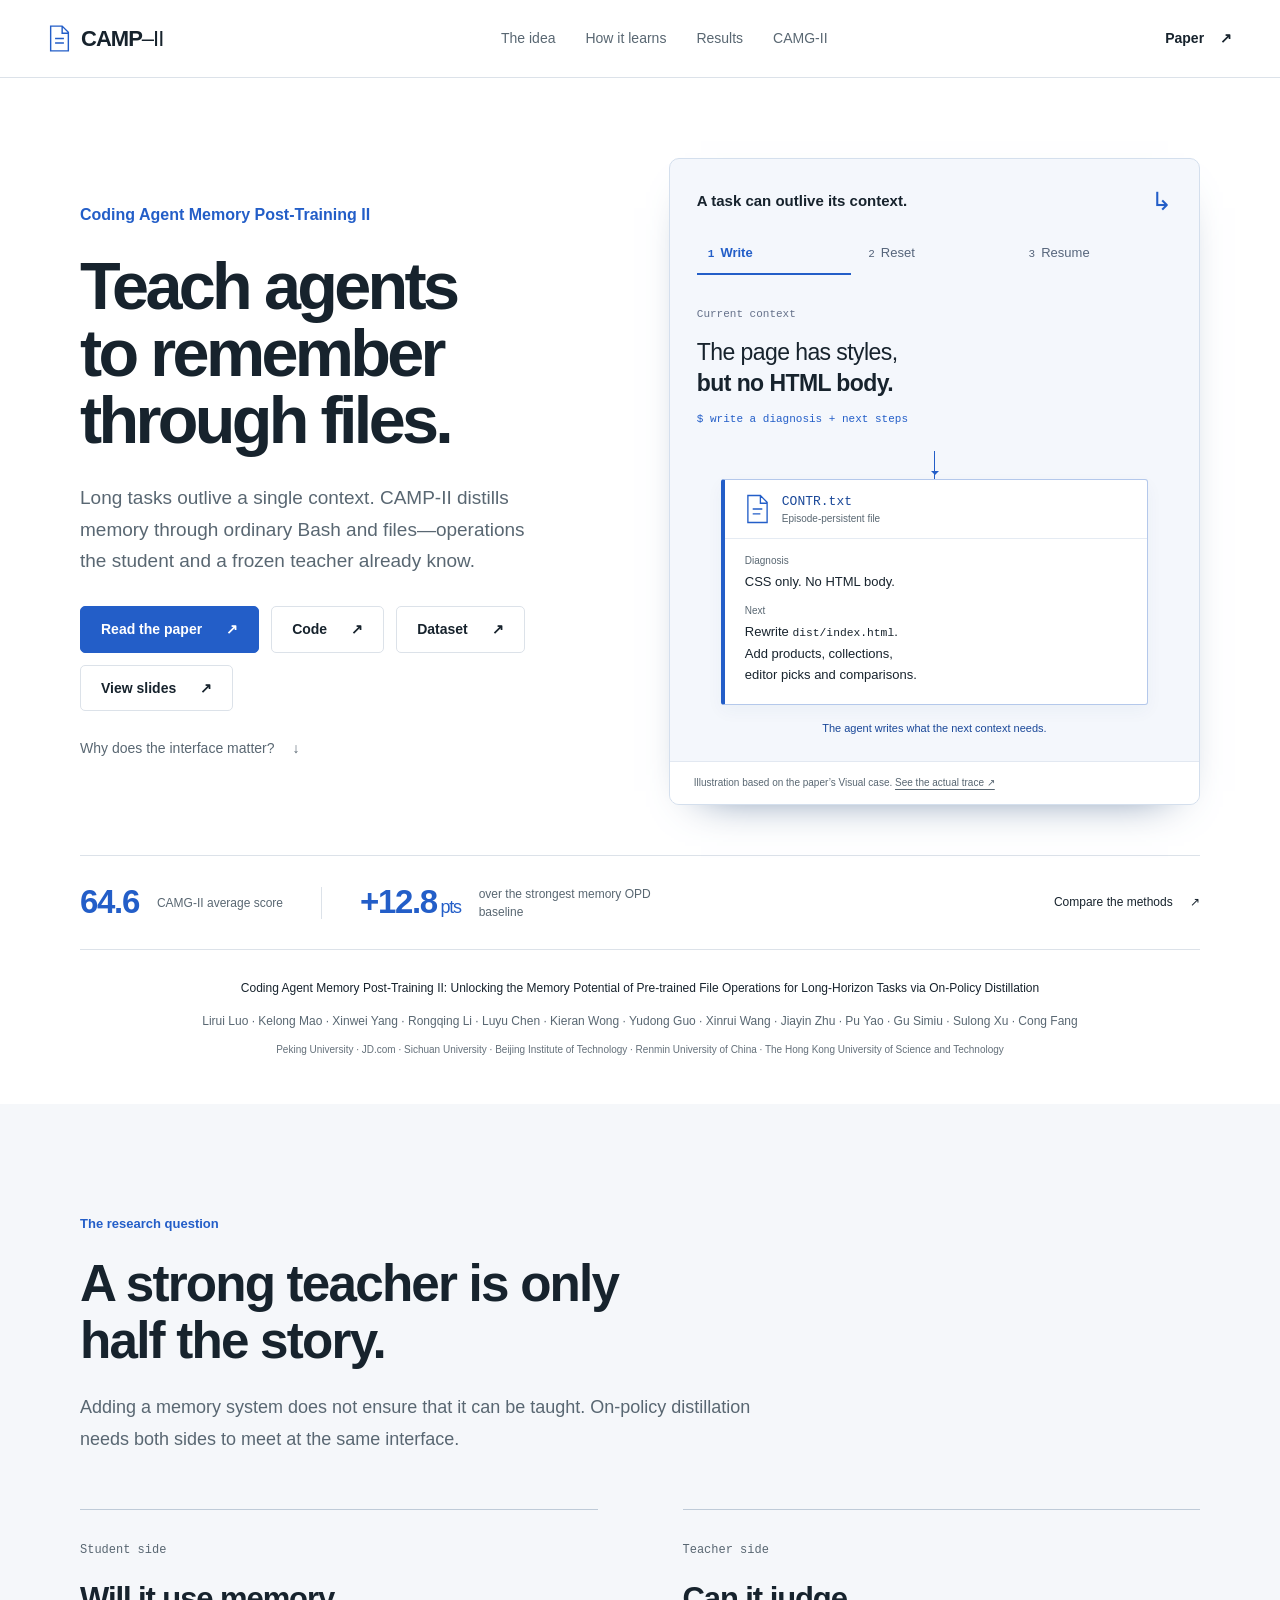
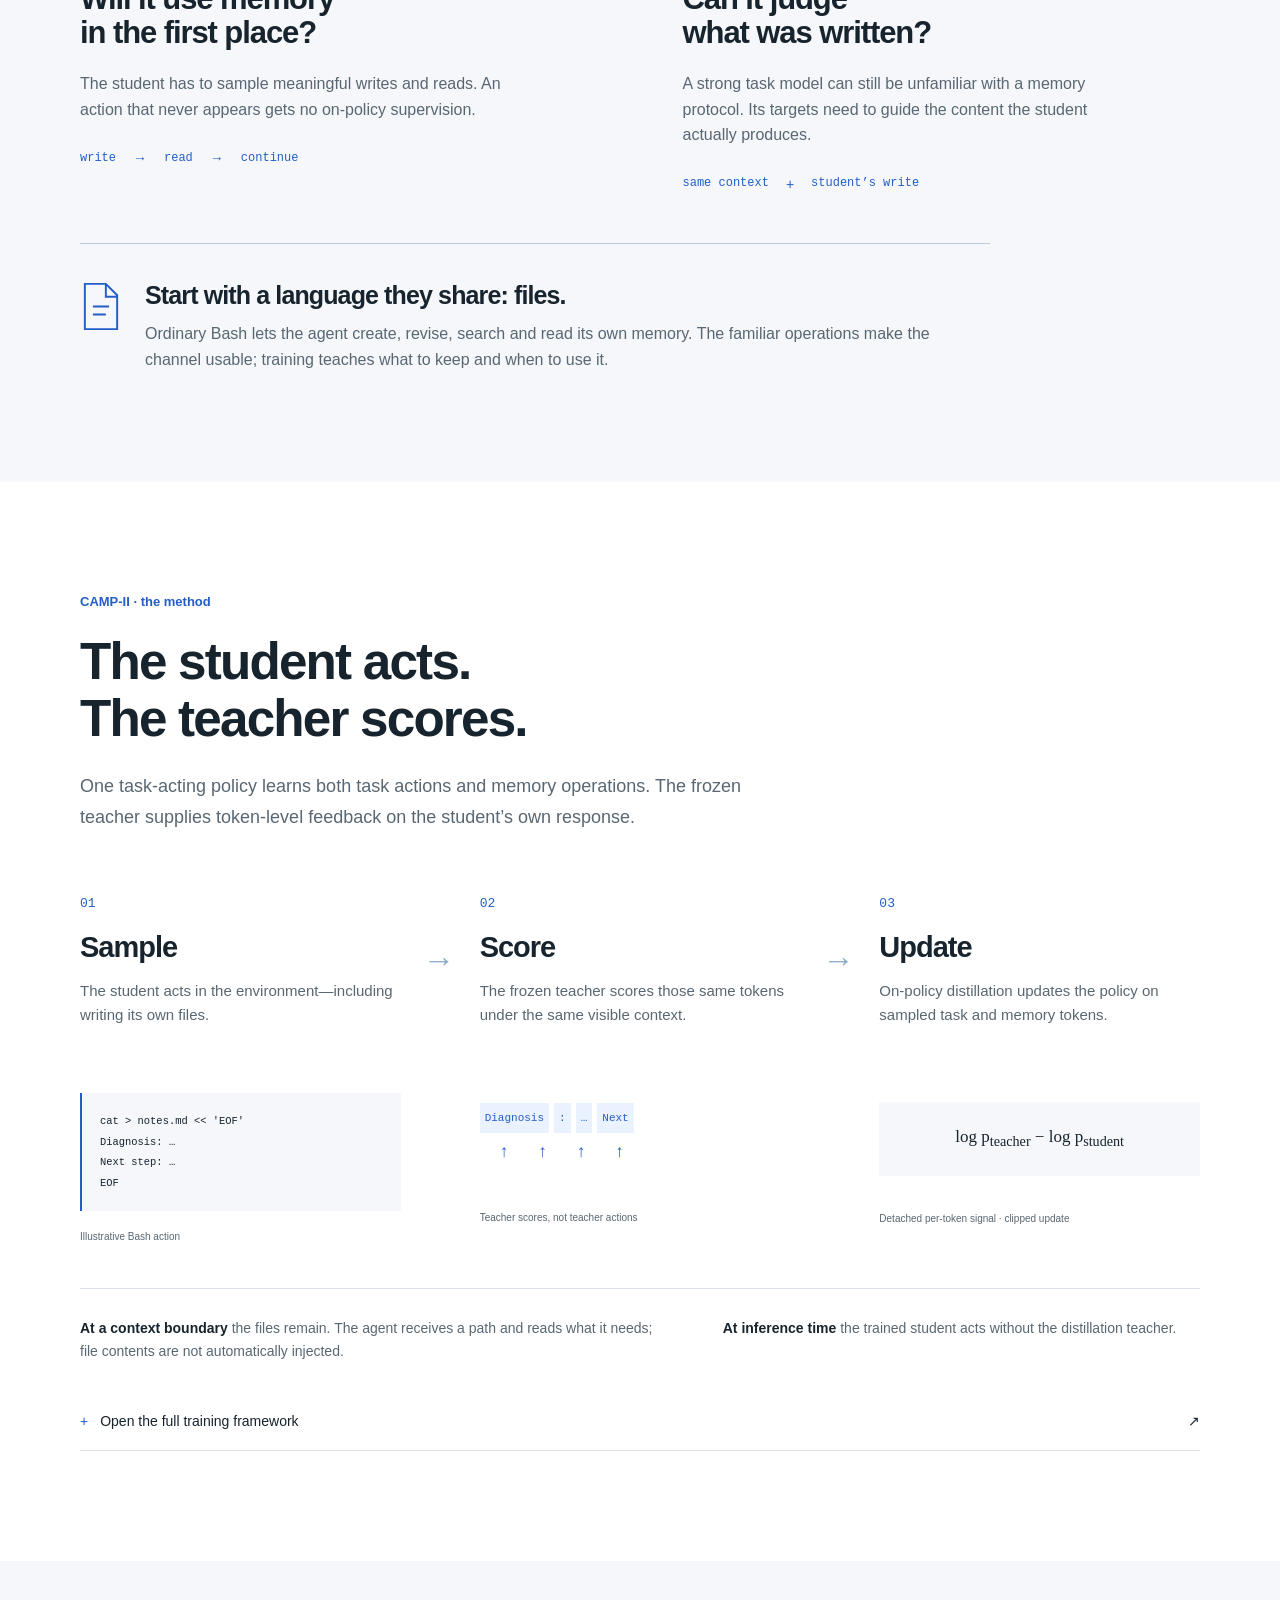
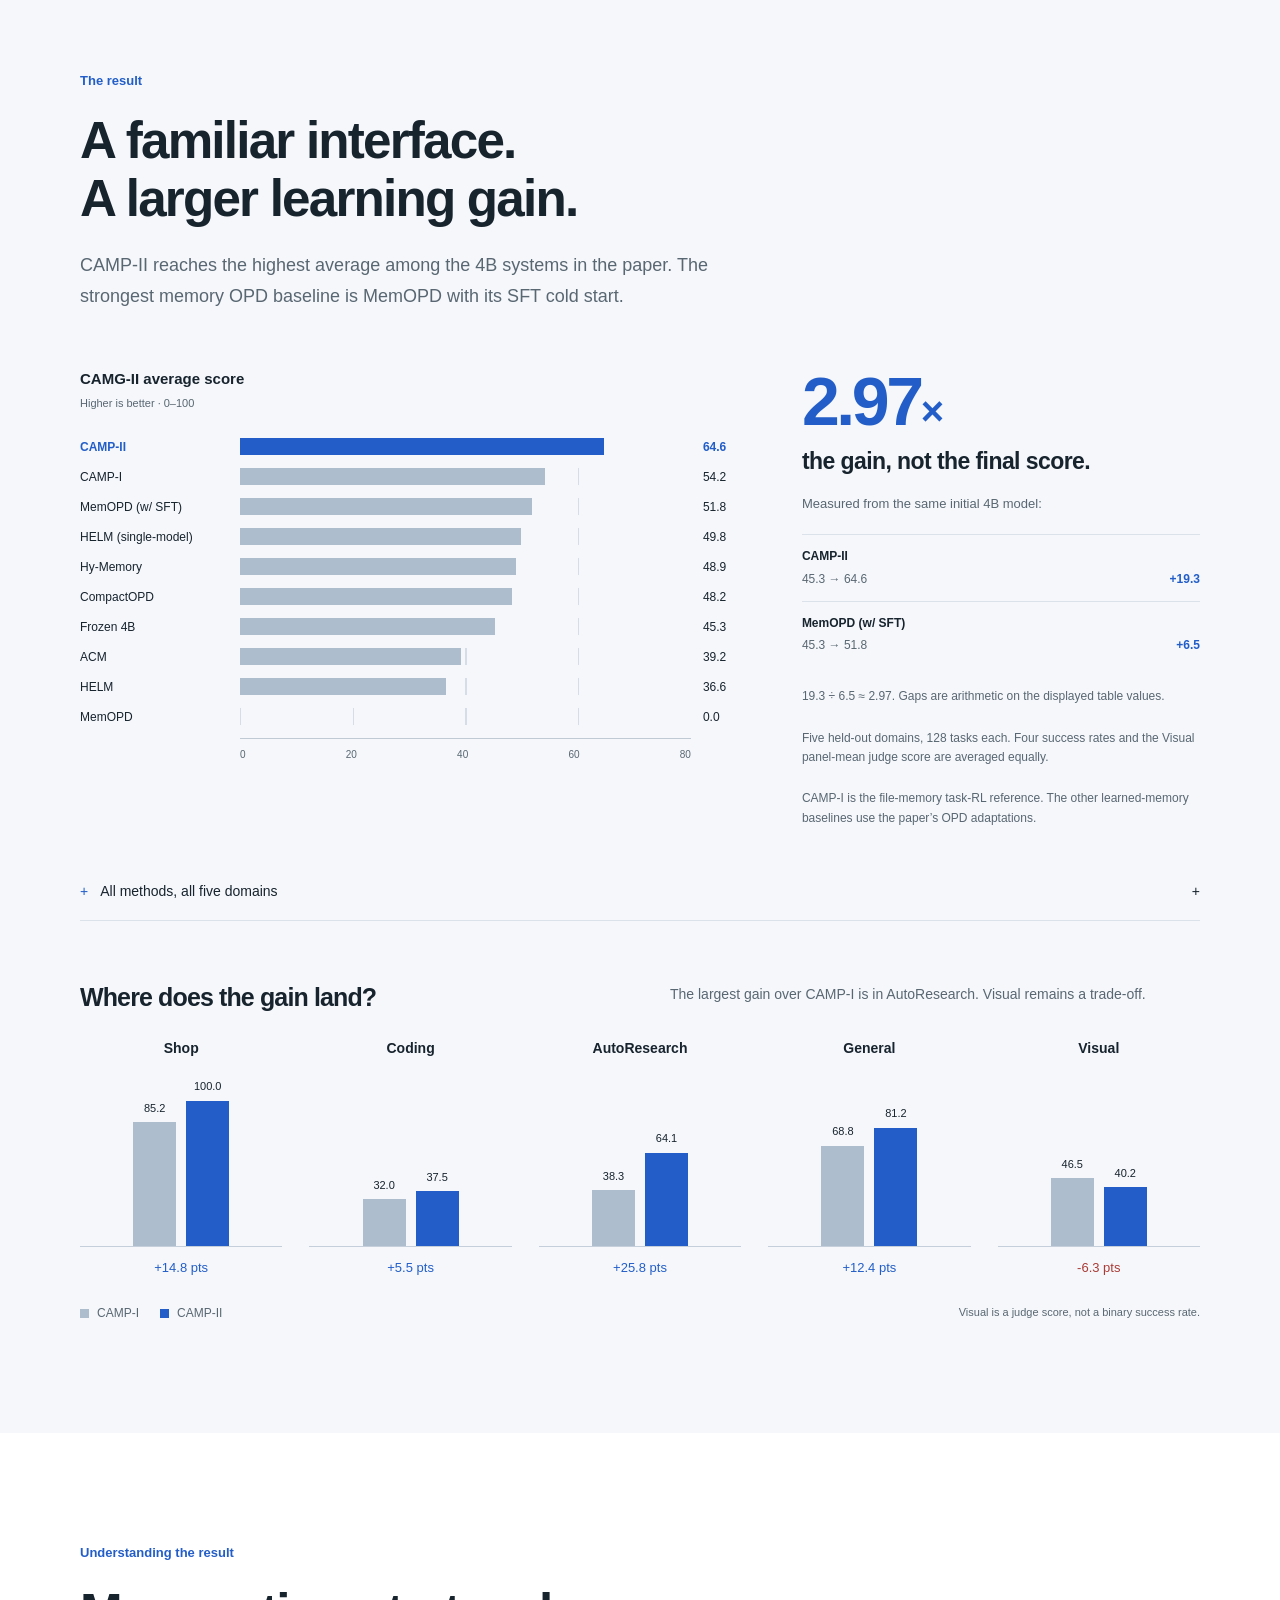
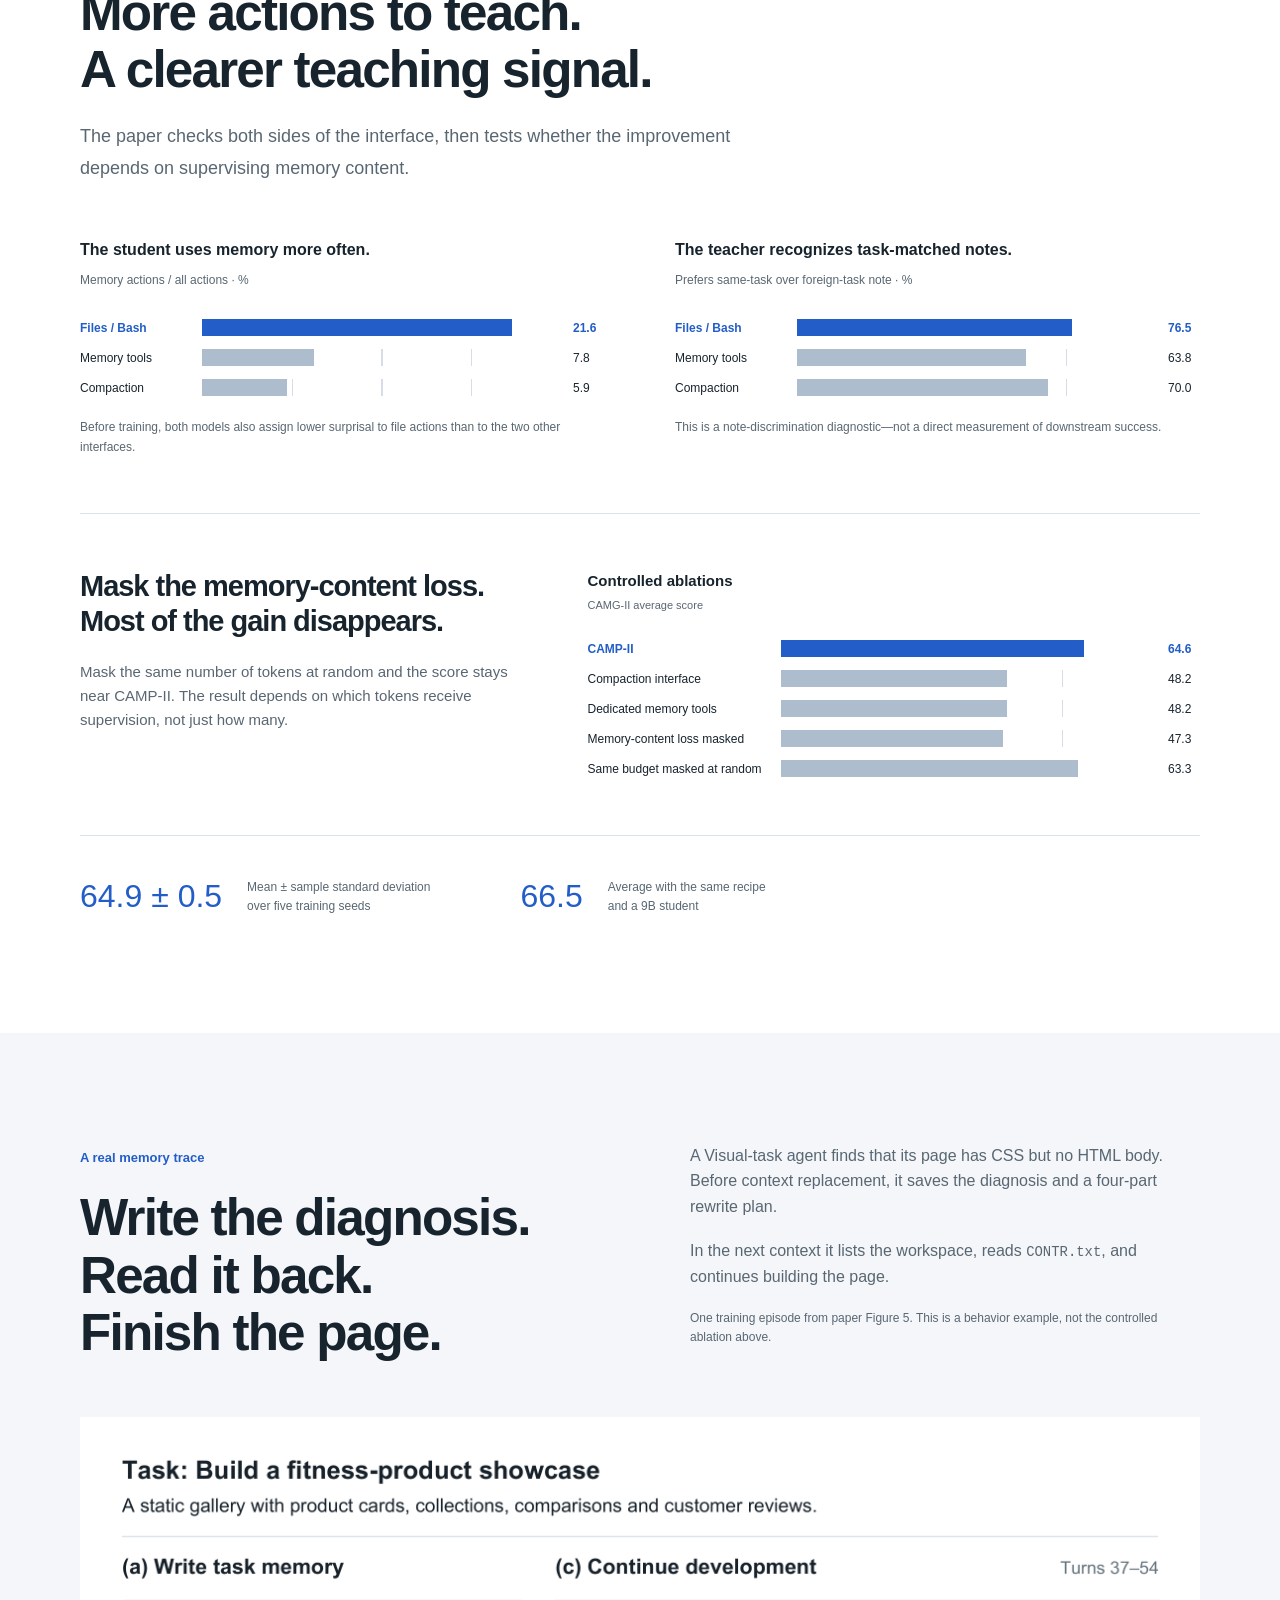
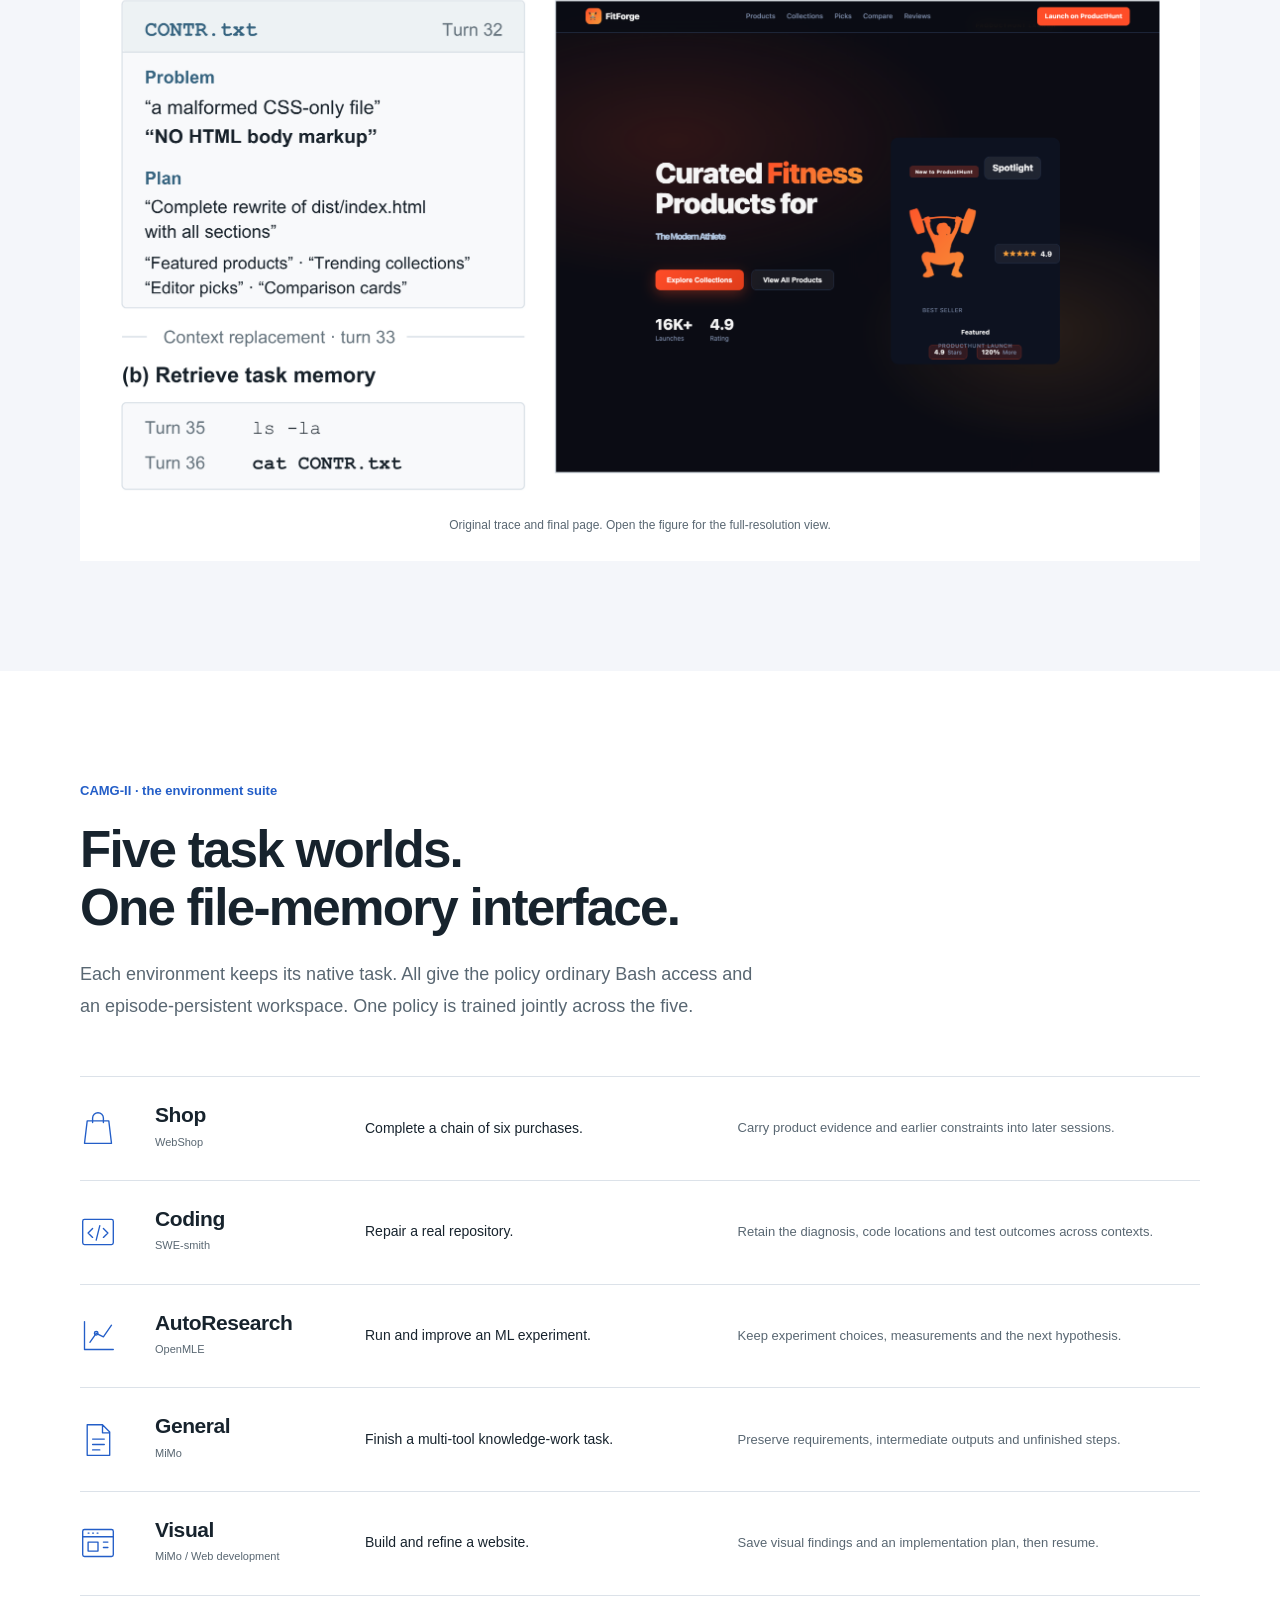
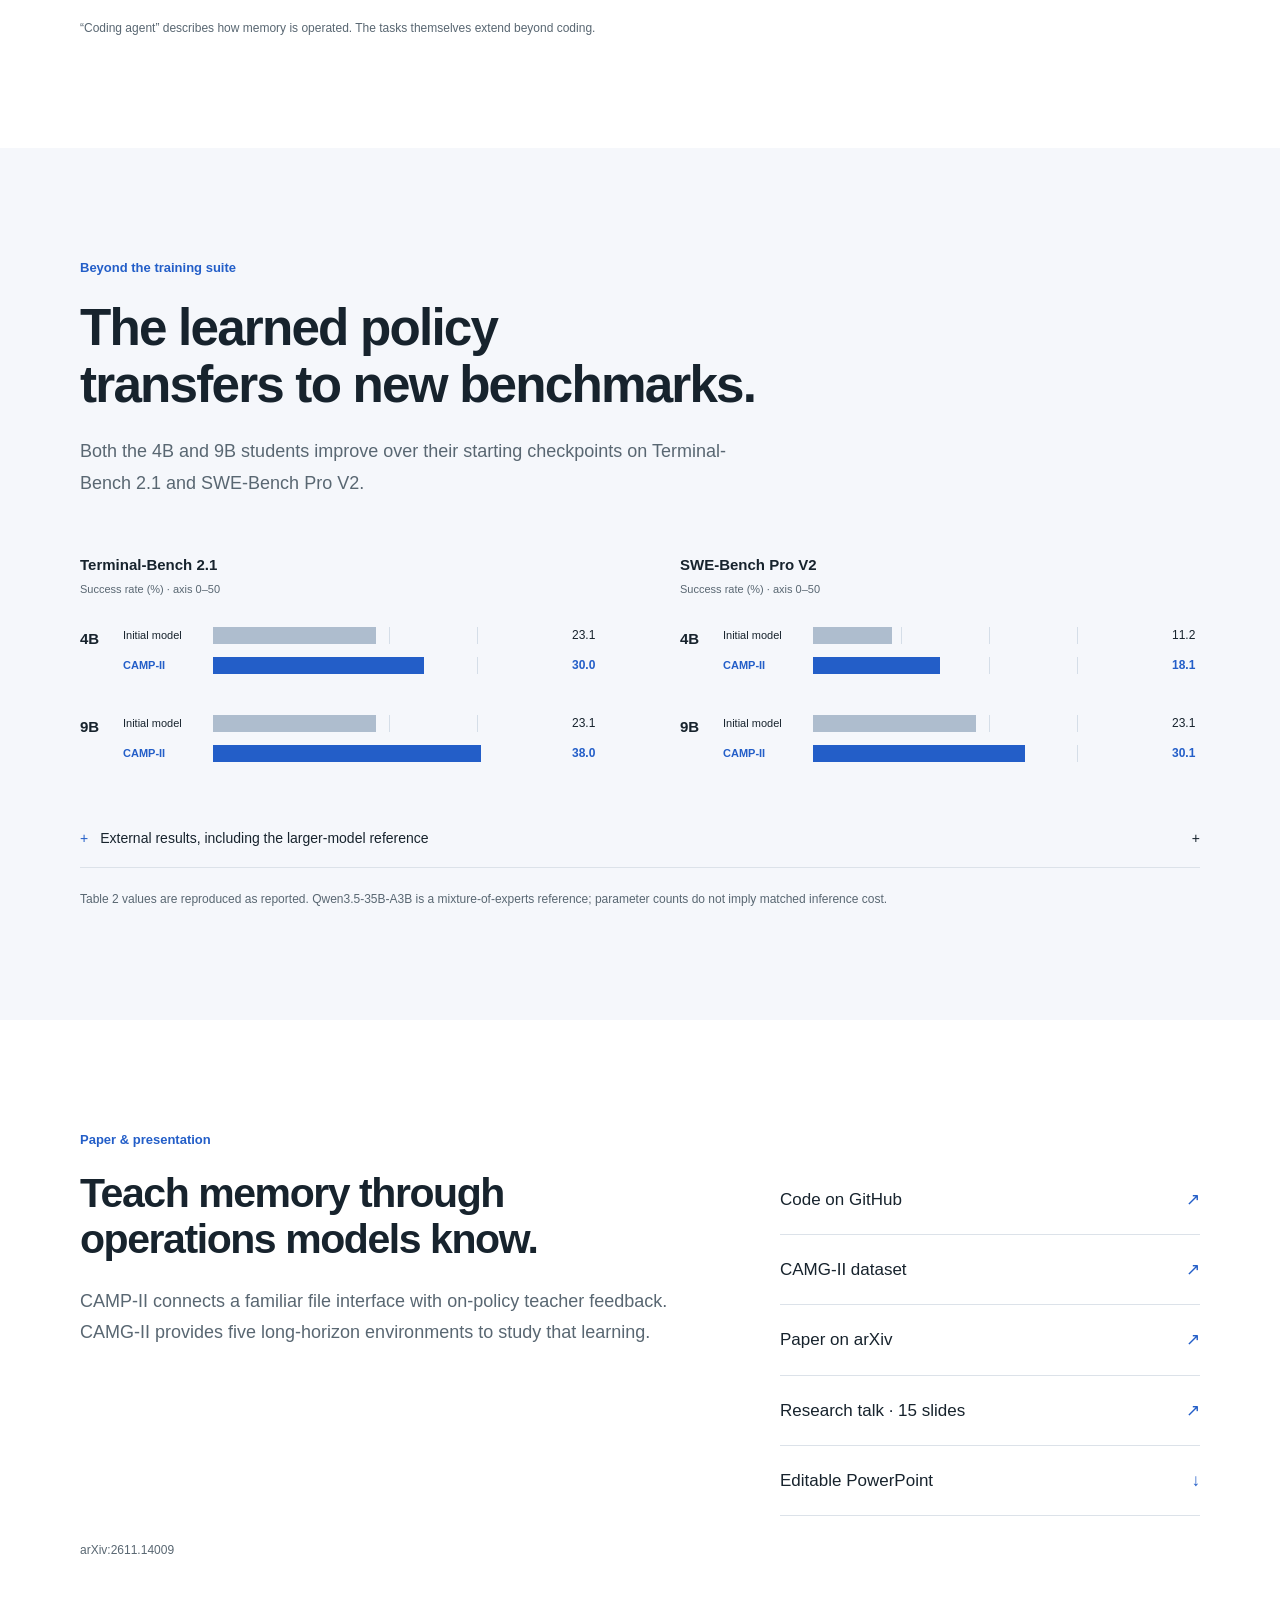
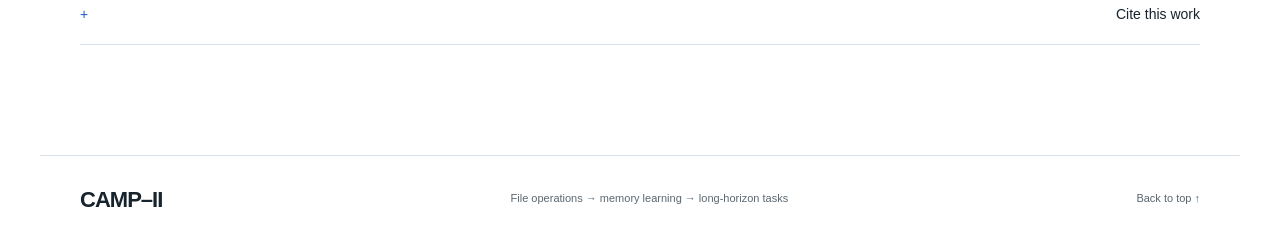
<file: index.html>
<!doctype html>
<html lang="en">
<head>
  <meta charset="utf-8"><meta name="viewport" content="width=device-width, initial-scale=1">
  <meta name="theme-color" content="#ffffff">
  <meta name="description" content="CAMP-II teaches long-horizon agents to remember through ordinary files. A shared file-operation prior connects student exploration with frozen-teacher supervision.">
  <meta property="og:title" content="CAMP-II — Teaching agents to remember through files">
  <meta property="og:description" content="A familiar memory interface. Better on-policy distillation. Five long-horizon task environments.">
  <meta property="og:type" content="website"><meta property="og:image" content="https://liruiluo.github.io/agentmemorygym-v2/assets/teaser.png">
  <link rel="canonical" href="https://liruiluo.github.io/agentmemorygym-v2/"><link rel="icon" href="assets/mark.svg" type="image/svg+xml">
  <title>CAMP-II — Coding Agent Memory Post-Training II</title>
  <link rel="stylesheet" href="styles.css"><script src="script.js" defer></script>
</head>
<body>
<a class="skip" href="#main">Skip to content</a>
<header class="masthead"><div class="nav-wrap">
  <a class="brand" href="#top" aria-label="CAMP-II home"><svg viewBox="0 0 26 30" aria-hidden="true"><path d="M3 1h13l7 7v21H3zM16 1v8h7M8 15h10M8 20h10"/></svg>CAMP<span>–II</span></a>
  <nav aria-label="Main navigation"><a href="#idea">The idea</a><a href="#method">How it learns</a><a href="#evidence">Results</a><a href="#gym">CAMG-II</a></nav>
  <a class="nav-paper" href="https://arxiv.org/abs/2611.14009">Paper <span aria-hidden="true">↗</span></a>
</div></header>
<main id="main">
<section class="hero wrap" id="top" aria-labelledby="hero-title">
  <div class="hero-grid">
    <div class="hero-copy"><p class="project-name">Coding Agent Memory Post-Training II</p>
      <h1 id="hero-title">Teach agents<br>to remember<br>through files.</h1>
      <p class="lede">Long tasks outlive a single context. CAMP-II distills memory through ordinary Bash and files—operations the student and a frozen teacher already know.</p>
      <div class="actions"><a class="button primary" href="https://arxiv.org/abs/2611.14009">Read the paper <span aria-hidden="true">↗</span></a><a class="button secondary" href="https://github.com/jd-opensource/CodingAgentMemoryGym" target="_blank" rel="noopener noreferrer">Code <span aria-hidden="true">↗</span></a><a class="button secondary" href="https://huggingface.co/datasets/LiruiLuo/CAMG-II" target="_blank" rel="noopener noreferrer">Dataset <span aria-hidden="true">↗</span></a><a class="button secondary" href="assets/slides/campii-slides.pdf">View slides <span aria-hidden="true">↗</span></a></div>
      <a class="text-link" href="#idea">Why does the interface matter? <span aria-hidden="true">↓</span></a>
    </div>
    <div class="memory-scene" aria-label="Illustration of file memory surviving a context replacement">
      <div class="scene-top"><span class="scene-caption">A task can outlive its context.</span><span class="scene-mark" aria-hidden="true">↳</span></div>
      <div class="story-tabs" data-tabs="story" aria-label="Follow the memory across a context boundary">
        <button id="story-tab-1" aria-controls="story-panel-1"><span>1</span>Write</button>
        <button id="story-tab-2" aria-controls="story-panel-2"><span>2</span>Reset</button>
        <button id="story-tab-3" aria-controls="story-panel-3"><span>3</span>Resume</button>
      </div>
      <div class="story-contexts">
        <section class="story-panel" id="story-panel-1" aria-labelledby="story-tab-1" tabindex="0"><span class="context-label">Current context</span><p>The page has styles,<br><strong>but no HTML body.</strong></p><div class="code-line">$ write a diagnosis + next steps</div></section>
        <section class="story-panel" id="story-panel-2" aria-labelledby="story-tab-2" tabindex="0"><span class="context-label">Context replaced</span><p>The conversation is gone.<br><strong>The workspace remains.</strong></p><div class="faded-lines" aria-hidden="true"><i></i><i></i><i></i></div></section>
        <section class="story-panel" id="story-panel-3" aria-labelledby="story-tab-3" tabindex="0"><span class="context-label">Fresh context</span><p>Read the saved plan.<br><strong>Continue the rewrite.</strong></p><div class="code-line">$ cat CONTR.txt</div></section>
      </div>
      <div class="file-bridge"><span class="bridge-stem" aria-hidden="true"></span><div class="memory-file"><div class="file-top"><svg viewBox="0 0 26 30" aria-hidden="true"><path d="M3 1h13l7 7v21H3zM16 1v8h7M8 15h10M8 20h8"/></svg><span>CONTR.txt<small>Episode-persistent file</small></span></div><div class="file-body"><p><span>Diagnosis</span>CSS only. No HTML body.</p><p><span>Next</span>Rewrite <code>dist/index.html</code>.<br>Add products, collections,<br>editor picks and comparisons.</p></div></div><span class="bridge-caption">The agent writes what the next context needs.</span></div>
      <p class="scene-footnote">Illustration based on the paper’s Visual case. <a href="#case">See the actual trace ↗</a></p>
    </div>
  </div>
  <div class="hero-result"><p><strong>64.6</strong><span>CAMG-II average score</span></p><div class="result-divider"></div><p><strong>+12.8<span> pts</span></strong><span>over the strongest memory OPD baseline</span></p><a href="#evidence">Compare the methods <span aria-hidden="true">↗</span></a></div>
  <div class="paper-identity"><p>Coding Agent Memory Post-Training II: Unlocking the Memory Potential of Pre-trained File Operations for Long-Horizon Tasks via On-Policy Distillation</p><div class="authors">Lirui Luo · Kelong Mao · Xinwei Yang · Rongqing Li · Luyu Chen · Kieran Wong · Yudong Guo · Xinrui Wang · Jiayin Zhu · Pu Yao · Gu Simiu · Sulong Xu · Cong Fang</div><p class="affiliations">Peking University · JD.com · Sichuan University · Beijing Institute of Technology · Renmin University of China · The Hong Kong University of Science and Technology</p></div>
</section>
<section class="section idea" id="idea"><div class="wrap">
  <div class="section-head"><p class="section-label">The research question</p><h2>A strong teacher is only<br>half the story.</h2><p class="section-intro">Adding a memory system does not ensure that it can be taught. On-policy distillation needs both sides to meet at the same interface.</p></div>
  <div class="two-sided">
    <article><span class="side-label">Student side</span><h3>Will it use memory<br>in the first place?</h3><p>The student has to sample meaningful writes and reads. An action that never appears gets no on-policy supervision.</p><div class="sample-strip"><code>write</code><span>→</span><code>read</code><span>→</span><code>continue</code></div></article>
    <article><span class="side-label">Teacher side</span><h3>Can it judge<br>what was written?</h3><p>A strong task model can still be unfamiliar with a memory protocol. Its targets need to guide the content the student actually produces.</p><div class="sample-strip"><code>same context</code><span>+</span><code>student’s write</code></div></article>
  </div>
  <div class="idea-answer"><svg viewBox="0 0 26 30" aria-hidden="true"><path d="M3 1h13l7 7v21H3zM16 1v8h7M8 15h10M8 20h8"/></svg><div><h3>Start with a language they share: files.</h3><p>Ordinary Bash lets the agent create, revise, search and read its own memory. The familiar operations make the channel usable; training teaches what to keep and when to use it.</p></div></div>
</div></section>
<section class="section wrap" id="method">
  <div class="section-head"><p class="section-label">CAMP-II · the method</p><h2>The student acts.<br>The teacher scores.</h2><p class="section-intro">One task-acting policy learns both task actions and memory operations. The frozen teacher supplies token-level feedback on the student’s own response.</p></div>
  <div class="learning-loop">
    <article class="loop-step"><span class="step-num">01</span><h3>Sample</h3><p>The student acts in the environment—including writing its own files.</p><pre><code>cat &gt; notes.md &lt;&lt; 'EOF'
Diagnosis: …
Next step: …
EOF</code></pre><span class="step-note">Illustrative Bash action</span></article><span class="loop-arrow" aria-hidden="true">→</span>
    <article class="loop-step"><span class="step-num">02</span><h3>Score</h3><p>The frozen teacher scores those same tokens under the same visible context.</p><div class="token-line"><span>Diagnosis</span><span>:</span><span>…</span><span>Next</span></div><div class="score-line"><span>↑</span><span>↑</span><span>↑</span><span>↑</span></div><span class="step-note">Teacher scores, not teacher actions</span></article><span class="loop-arrow" aria-hidden="true">→</span>
    <article class="loop-step"><span class="step-num">03</span><h3>Update</h3><p>On-policy distillation updates the policy on sampled task and memory tokens.</p><div class="signal">log p<sub>teacher</sub> − log p<sub>student</sub></div><span class="step-note">Detached per-token signal · clipped update</span></article>
  </div>
  <div class="method-bottom"><p><strong>At a context boundary</strong> the files remain. The agent receives a path and reads what it needs; file contents are not automatically injected.</p><p><strong>At inference time</strong> the trained student acts without the distillation teacher.</p></div>
  <details class="figure-details"><summary>Open the full training framework <span>↗</span></summary><figure><a href="assets/framework.png"><img src="assets/framework.png" alt="The paper’s CAMP-II framework: five task environments, student rollout workers, frozen-teacher scoring and the asynchronous learner." loading="lazy" width="4200" height="2800"></a><figcaption>Original paper Figure 2. Click to inspect at full resolution.</figcaption></figure></details>
</section>
<section class="section results-section" id="evidence"><div class="wrap">
  <div class="section-head"><p class="section-label">The result</p><h2>A familiar interface.<br>A larger learning gain.</h2><p class="section-intro">CAMP-II reaches the highest average among the 4B systems in the paper. The strongest memory OPD baseline is MemOPD with its SFT cold start.</p></div>
  <div class="results-layout"><figure class="main-chart"><figcaption>CAMG-II average score <span>Higher is better · 0–100</span></figcaption><div class="hbar ours "><span class="hbar-name">CAMP-II</span><div class="hbar-track" aria-hidden="true"><i style="width:80.75000%"></i></div><strong>64.6</strong></div>
<div class="hbar "><span class="hbar-name">CAMP-I</span><div class="hbar-track" aria-hidden="true"><i style="width:67.75000%"></i></div><strong>54.2</strong></div>
<div class="hbar "><span class="hbar-name">MemOPD (w/ SFT)</span><div class="hbar-track" aria-hidden="true"><i style="width:64.75000%"></i></div><strong>51.8</strong></div>
<div class="hbar "><span class="hbar-name">HELM (single-model)</span><div class="hbar-track" aria-hidden="true"><i style="width:62.25000%"></i></div><strong>49.8</strong></div>
<div class="hbar "><span class="hbar-name">Hy-Memory</span><div class="hbar-track" aria-hidden="true"><i style="width:61.12500%"></i></div><strong>48.9</strong></div>
<div class="hbar "><span class="hbar-name">CompactOPD</span><div class="hbar-track" aria-hidden="true"><i style="width:60.25000%"></i></div><strong>48.2</strong></div>
<div class="hbar "><span class="hbar-name">Frozen 4B</span><div class="hbar-track" aria-hidden="true"><i style="width:56.62500%"></i></div><strong>45.3</strong></div>
<div class="hbar "><span class="hbar-name">ACM</span><div class="hbar-track" aria-hidden="true"><i style="width:49.00000%"></i></div><strong>39.2</strong></div>
<div class="hbar "><span class="hbar-name">HELM</span><div class="hbar-track" aria-hidden="true"><i style="width:45.75000%"></i></div><strong>36.6</strong></div>
<div class="hbar "><span class="hbar-name">MemOPD</span><div class="hbar-track" aria-hidden="true"><i style="width:0.00000%"></i></div><strong>0.0</strong></div><div class="chart-axis"><span>0</span><span>20</span><span>40</span><span>60</span><span>80</span></div></figure><aside class="result-reading"><div class="ratio"><strong>2.97<span>×</span></strong><h3>the gain, not the final score.</h3><p>Measured from the same initial 4B model:</p><dl><div><dt>CAMP-II</dt><dd>45.3 → 64.6 <b>+19.3</b></dd></div><div><dt>MemOPD (w/ SFT)</dt><dd>45.3 → 51.8 <b>+6.5</b></dd></div></dl><p class="small">19.3 ÷ 6.5 ≈ 2.97. Gaps are arithmetic on the displayed table values.</p></div><p class="metric-note">Five held-out domains, 128 tasks each. Four success rates and the Visual panel-mean judge score are averaged equally.</p><p class="metric-note">CAMP-I is the file-memory task-RL reference. The other learned-memory baselines use the paper’s OPD adaptations.</p></aside></div>
  <details class="data-details"><summary>All methods, all five domains <span>+</span></summary><div class="table-scroll" tabindex="0" role="region" aria-label="Complete CAMG-II results"><table><caption>Paper Table 1 · CAMG-II scores (0–100). Frozen 4B/9B are Qwen3.5; frozen teacher is Qwen3.8-27B.</caption><thead><tr><th scope="col">Policy</th><th scope="col">Shop</th><th scope="col">Coding</th><th scope="col">AutoResearch</th><th scope="col">General</th><th scope="col">Visual</th><th scope="col">Average</th></tr></thead><tbody><tr><th scope="row">Frozen 4B</th><td>77.3</td><td>27.3</td><td>46.1</td><td>39.8</td><td>36.0</td><td>45.3</td></tr><tr><th scope="row">Frozen 9B</th><td>90.6</td><td>26.6</td><td>56.2</td><td>60.9</td><td>36.5</td><td>54.2</td></tr><tr><th scope="row">Frozen teacher</th><td>100.0</td><td>63.3</td><td>83.6</td><td>93.0</td><td>40.3</td><td>76.0</td></tr><tr><th scope="row">MemOPD</th><td>0.0</td><td>0.0</td><td>0.0</td><td>0.0</td><td>0.0</td><td>0.0</td></tr><tr><th scope="row">MemOPD (w/ SFT)</th><td>93.0</td><td>27.3</td><td>39.1</td><td>62.5</td><td>37.3</td><td>51.8</td></tr><tr><th scope="row">CompactOPD</th><td>93.8</td><td>24.2</td><td>37.5</td><td>61.7</td><td>23.6</td><td>48.2</td></tr><tr><th scope="row">ACM</th><td>94.5</td><td>21.9</td><td>11.7</td><td>59.4</td><td>8.5</td><td>39.2</td></tr><tr><th scope="row">HELM</th><td>87.5</td><td>0.0</td><td>9.4</td><td>53.1</td><td>33.1</td><td>36.6</td></tr><tr><th scope="row">HELM (single-model)</th><td>87.5</td><td>29.7</td><td>46.9</td><td>46.9</td><td>38.0</td><td>49.8</td></tr><tr><th scope="row">Hy-Memory</th><td>92.2</td><td>27.3</td><td>35.9</td><td>63.3</td><td>25.8</td><td>48.9</td></tr><tr><th scope="row">CAMP-I</th><td>85.2</td><td>32.0</td><td>38.3</td><td>68.8</td><td>46.5</td><td>54.2</td></tr><tr class="highlight"><th scope="row">CAMP-II</th><td>100.0</td><td>37.5</td><td>64.1</td><td>81.2</td><td>40.2</td><td>64.6</td></tr><tr class="highlight"><th scope="row">CAMP-II-9B</th><td>100.0</td><td>36.7</td><td>73.4</td><td>82.0</td><td>40.2</td><td>66.5</td></tr></tbody></table></div></details>
  <div class="domain-section"><div class="subsection-head"><h3>Where does the gain land?</h3><p>The largest gain over CAMP-I is in AutoResearch. Visual remains a trade-off.</p></div><div class="domain-bars"><div class="domain"><h4>Shop</h4><div class="paired-bars"><div><span>85.2</span><i style="height:123.54px" class="camp1"></i></div><div><span>100.0</span><i style="height:145.0px" class="camp2"></i></div></div><p class="delta ">+14.8 pts</p></div>
<div class="domain"><h4>Coding</h4><div class="paired-bars"><div><span>32.0</span><i style="height:46.4px" class="camp1"></i></div><div><span>37.5</span><i style="height:54.375px" class="camp2"></i></div></div><p class="delta ">+5.5 pts</p></div>
<div class="domain"><h4>AutoResearch</h4><div class="paired-bars"><div><span>38.3</span><i style="height:55.535px" class="camp1"></i></div><div><span>64.1</span><i style="height:92.945px" class="camp2"></i></div></div><p class="delta ">+25.8 pts</p></div>
<div class="domain"><h4>General</h4><div class="paired-bars"><div><span>68.8</span><i style="height:99.75999999999999px" class="camp1"></i></div><div><span>81.2</span><i style="height:117.74px" class="camp2"></i></div></div><p class="delta ">+12.4 pts</p></div>
<div class="domain"><h4>Visual</h4><div class="paired-bars"><div><span>46.5</span><i style="height:67.425px" class="camp1"></i></div><div><span>40.2</span><i style="height:58.29px" class="camp2"></i></div></div><p class="delta negative">-6.3 pts</p></div></div><p class="chart-caption"><span class="dot pale"></span>CAMP-I <span class="dot blue"></span>CAMP-II <span>Visual is a judge score, not a binary success rate.</span></p></div>
</div></section>
<section class="section wrap" id="why"><div class="section-head"><p class="section-label">Understanding the result</p><h2>More actions to teach.<br>A clearer teaching signal.</h2><p class="section-intro">The paper checks both sides of the interface, then tests whether the improvement depends on supervising memory content.</p></div>
  <div class="diagnostic-grid"><figure><figcaption><b>The student uses memory more often.</b><span>Memory actions / all actions · %</span></figcaption><div class="hbar ours "><span class="hbar-name">Files / Bash</span><div class="hbar-track" aria-hidden="true"><i style="width:86.40000%"></i></div><strong>21.6</strong></div>
<div class="hbar "><span class="hbar-name">Memory tools</span><div class="hbar-track" aria-hidden="true"><i style="width:31.20000%"></i></div><strong>7.8</strong></div>
<div class="hbar "><span class="hbar-name">Compaction</span><div class="hbar-track" aria-hidden="true"><i style="width:23.60000%"></i></div><strong>5.9</strong></div><p class="small">Before training, both models also assign lower surprisal to file actions than to the two other interfaces.</p></figure><figure><figcaption><b>The teacher recognizes task-matched notes.</b><span>Prefers same-task over foreign-task note · %</span></figcaption><div class="hbar ours "><span class="hbar-name">Files / Bash</span><div class="hbar-track" aria-hidden="true"><i style="width:76.50000%"></i></div><strong>76.5</strong></div>
<div class="hbar "><span class="hbar-name">Memory tools</span><div class="hbar-track" aria-hidden="true"><i style="width:63.80000%"></i></div><strong>63.8</strong></div>
<div class="hbar "><span class="hbar-name">Compaction</span><div class="hbar-track" aria-hidden="true"><i style="width:70.00000%"></i></div><strong>70.0</strong></div><p class="small">This is a note-discrimination diagnostic—not a direct measurement of downstream success.</p></figure></div>
  <div class="ablation-layout"><div><h3>Mask the memory-content loss.<br>Most of the gain disappears.</h3><p>Mask the same number of tokens at random and the score stays near CAMP-II. The result depends on which tokens receive supervision, not just how many.</p></div><figure><figcaption>Controlled ablations <span>CAMG-II average score</span></figcaption><div class="hbar ours "><span class="hbar-name">CAMP-II</span><div class="hbar-track" aria-hidden="true"><i style="width:80.75000%"></i></div><strong>64.6</strong></div>
<div class="hbar "><span class="hbar-name">Compaction interface</span><div class="hbar-track" aria-hidden="true"><i style="width:60.25000%"></i></div><strong>48.2</strong></div>
<div class="hbar "><span class="hbar-name">Dedicated memory tools</span><div class="hbar-track" aria-hidden="true"><i style="width:60.25000%"></i></div><strong>48.2</strong></div>
<div class="hbar "><span class="hbar-name">Memory-content loss masked</span><div class="hbar-track" aria-hidden="true"><i style="width:59.12500%"></i></div><strong>47.3</strong></div>
<div class="hbar "><span class="hbar-name">Same budget masked at random</span><div class="hbar-track" aria-hidden="true"><i style="width:79.12500%"></i></div><strong>63.3</strong></div></figure></div>
  <div class="replication"><p><strong>64.9 ± 0.5</strong><span>Mean ± sample standard deviation<br>over five training seeds</span></p><p><strong>66.5</strong><span>Average with the same recipe<br>and a 9B student</span></p></div>
</section>
<section class="section case-section" id="case"><div class="wrap"><div class="case-intro"><div><p class="section-label">A real memory trace</p><h2>Write the diagnosis.<br>Read it back. <br>Finish the page.</h2></div><div><p>A Visual-task agent finds that its page has CSS but no HTML body. Before context replacement, it saves the diagnosis and a four-part rewrite plan.</p><p>In the next context it lists the workspace, reads <code>CONTR.txt</code>, and continues building the page.</p><p class="small">One training episode from paper Figure 5. This is a behavior example, not the controlled ablation above.</p></div></div><figure class="actual-case"><a href="assets/case-study.png" aria-label="Open the full Visual case study"><img src="assets/case-study.png" alt="Actual Visual trajectory: turn 32 writes CONTR.txt with a missing-HTML diagnosis and rewrite plan; context replacement at turn 33; turns 35–36 list and read the file; turns 37–54 develop the fitness-product showcase." width="2100" height="1309" loading="lazy"></a><figcaption>Original trace and final page. Open the figure for the full-resolution view.</figcaption></figure></div></section>
<section class="section wrap" id="gym"><div class="section-head"><p class="section-label">CAMG-II · the environment suite</p><h2>Five task worlds.<br>One file-memory interface.</h2><p class="section-intro">Each environment keeps its native task. All give the policy ordinary Bash access and an episode-persistent workspace. One policy is trained jointly across the five.</p></div><div class="environments"><article class="environment"><svg viewBox="0 0 40 40" aria-hidden="true"><path d="M8 12h24l3 25H5zM14 14V9a6 6 0 0 1 12 0v5"/></svg><div><h3>Shop</h3><span>WebShop</span></div><p>Complete a chain of six purchases.</p><p class="env-memory">Carry product evidence and earlier constraints into later sessions.</p></article><article class="environment"><svg viewBox="0 0 40 40" aria-hidden="true"><rect x="3" y="6" width="34" height="28" rx="2"/><path d="m14 16-5 5 5 5m12-10 5 5-5 5m-4-13-4 16"/></svg><div><h3>Coding</h3><span>SWE-smith</span></div><p>Repair a real repository.</p><p class="env-memory">Retain the diagnosis, code locations and test outcomes across contexts.</p></article><article class="environment"><svg viewBox="0 0 40 40" aria-hidden="true"><path d="M5 4v31h32M11 27l7-10 8 4 9-13"/><circle cx="18" cy="17" r="2"/></svg><div><h3>AutoResearch</h3><span>OpenMLE</span></div><p>Run and improve an ML experiment.</p><p class="env-memory">Keep experiment choices, measurements and the next hypothesis.</p></article><article class="environment"><svg viewBox="0 0 40 40" aria-hidden="true"><path d="M8 3h17l8 8v26H8zM25 3v9h8M14 19h13M14 25h13M14 31h8"/></svg><div><h3>General</h3><span>MiMo</span></div><p>Finish a multi-tool knowledge-work task.</p><p class="env-memory">Preserve requirements, intermediate outputs and unfinished steps.</p></article><article class="environment"><svg viewBox="0 0 40 40" aria-hidden="true"><rect x="3" y="5" width="34" height="30" rx="2"/><path d="M3 13h34M9 9h1m4 0h1m4 0h1M9 19h11v10H9zm17 0h5m-5 6h5"/></svg><div><h3>Visual</h3><span>MiMo / Web development</span></div><p>Build and refine a website.</p><p class="env-memory">Save visual findings and an implementation plan, then resume.</p></article></div><p class="suite-note">“Coding agent” describes how memory is operated. The tasks themselves extend beyond coding.</p></section>
<section class="section transfer-section" id="transfer"><div class="wrap"><div class="section-head"><p class="section-label">Beyond the training suite</p><h2>The learned policy<br>transfers to new benchmarks.</h2><p class="section-intro">Both the 4B and 9B students improve over their starting checkpoints on Terminal-Bench 2.1 and SWE-Bench Pro V2.</p></div><div class="transfer-charts"><figure><figcaption>Terminal-Bench 2.1<span>Success rate (%) · axis 0–50</span></figcaption><div class="transfer-pair"><span class="model-scale">4B</span><div><div class="hbar "><span class="hbar-name">Initial model</span><div class="hbar-track" aria-hidden="true"><i style="width:46.20000%"></i></div><strong>23.1</strong></div>
<div class="hbar ours "><span class="hbar-name">CAMP-II</span><div class="hbar-track" aria-hidden="true"><i style="width:60.00000%"></i></div><strong>30.0</strong></div></div></div><div class="transfer-pair"><span class="model-scale">9B</span><div><div class="hbar "><span class="hbar-name">Initial model</span><div class="hbar-track" aria-hidden="true"><i style="width:46.20000%"></i></div><strong>23.1</strong></div>
<div class="hbar ours "><span class="hbar-name">CAMP-II</span><div class="hbar-track" aria-hidden="true"><i style="width:76.00000%"></i></div><strong>38.0</strong></div></div></div></figure><figure><figcaption>SWE-Bench Pro V2<span>Success rate (%) · axis 0–50</span></figcaption><div class="transfer-pair"><span class="model-scale">4B</span><div><div class="hbar "><span class="hbar-name">Initial model</span><div class="hbar-track" aria-hidden="true"><i style="width:22.40000%"></i></div><strong>11.2</strong></div>
<div class="hbar ours "><span class="hbar-name">CAMP-II</span><div class="hbar-track" aria-hidden="true"><i style="width:36.20000%"></i></div><strong>18.1</strong></div></div></div><div class="transfer-pair"><span class="model-scale">9B</span><div><div class="hbar "><span class="hbar-name">Initial model</span><div class="hbar-track" aria-hidden="true"><i style="width:46.20000%"></i></div><strong>23.1</strong></div>
<div class="hbar ours "><span class="hbar-name">CAMP-II</span><div class="hbar-track" aria-hidden="true"><i style="width:60.20000%"></i></div><strong>30.1</strong></div></div></div></figure></div><details class="data-details"><summary>External results, including the larger-model reference <span>+</span></summary><div class="table-scroll" tabindex="0" role="region" aria-label="External benchmark results"><table><caption>Paper Table 2 · external transfer success rates (%)</caption><thead><tr><th scope="col">Policy</th><th scope="col">Terminal-Bench 2.1</th><th scope="col">SWE-Bench Pro V2</th><th scope="col">Average</th></tr></thead><tbody><tr><th scope="row">Qwen3.5-4B</th><td>23.1</td><td>11.2</td><td>17.1</td></tr><tr><th scope="row">Qwen3.5-9B</th><td>23.1</td><td>23.1</td><td>23.1</td></tr><tr><th scope="row">Qwen3.5-35B-A3B</th><td>33.8</td><td>27.4</td><td>30.6</td></tr><tr class="highlight"><th scope="row">CAMP-II-4B</th><td>30.0</td><td>18.1</td><td>24.1</td></tr><tr class="highlight"><th scope="row">CAMP-II-9B</th><td>38.0</td><td>30.1</td><td>34.1</td></tr></tbody></table></div></details><p class="small transfer-note">Table 2 values are reproduced as reported. Qwen3.5-35B-A3B is a mixture-of-experts reference; parameter counts do not imply matched inference cost.</p></div></section>
<section class="section wrap resources" id="paper"><div><p class="section-label">Paper & presentation</p><h2>Teach memory through<br>operations models know.</h2><p class="section-intro">CAMP-II connects a familiar file interface with on-policy teacher feedback. CAMG-II provides five long-horizon environments to study that learning.</p></div><div class="resource-links"><a href="https://github.com/jd-opensource/CodingAgentMemoryGym" target="_blank" rel="noopener noreferrer"><span>Code on GitHub</span><span>↗</span></a><a href="https://huggingface.co/datasets/LiruiLuo/CAMG-II" target="_blank" rel="noopener noreferrer"><span>CAMG-II dataset</span><span>↗</span></a><a href="https://arxiv.org/abs/2611.14009"><span>Paper on arXiv</span><span>↗</span></a><a href="assets/slides/campii-slides.pdf"><span>Research talk · 15 slides</span><span>↗</span></a><a href="assets/slides/campii-slides.pptx"><span>Editable PowerPoint</span><span>↓</span></a></div><p class="release-note">arXiv:2611.14009</p><details class="citation"><summary>Cite this work</summary><pre id="citation-text">@article{luo2026campii,
  title = {Coding Agent Memory Post-Training II: Unlocking the Memory Potential of Pre-trained File Operations for Long-Horizon Tasks via On-Policy Distillation},
  author = {Lirui Luo and Kelong Mao and Xinwei Yang and Rongqing Li and Luyu Chen and Kieran Wong and Yudong Guo and Xinrui Wang and Jiayin Zhu and Pu Yao and Gu Simiu and Sulong Xu and Cong Fang},
  year = {2026},
  eprint = {2611.14009},
  archivePrefix = {arXiv}
}</pre><button id="copy-citation" class="button secondary" type="button">Copy BibTeX</button><span id="copy-status" role="status"></span></details></section>
</main><footer class="wrap"><a class="brand" href="#top">CAMP–II</a><span>File operations → memory learning → long-horizon tasks</span><a href="#top">Back to top ↑</a></footer>
</body></html>
</file>
<file: styles.css>
:root {
  --ink:#17232d;
  --muted:#596772;
  --blue:#235ec8;
  --blue-dark:#194798;
  --pale:#eaf1ff;
  --rule:#dce2e9;
  --wash:#f5f7fa;
  --red:#aa3b36;
  --font:-apple-system,BlinkMacSystemFont,"Segoe UI",Arial,sans-serif;
  --mono:"SFMono-Regular",Consolas,"Liberation Mono",monospace;
}
* {
  box-sizing:border-box;
}
html {
  scroll-behavior:smooth;
  scroll-padding-top:90px;
}
body {
  margin:0;
  background:#fff;
  color:var(--ink);
  font:17px/1.6 var(--font);
  -webkit-font-smoothing:antialiased;
}
h1,h2,h3,h4,p,figure,dl,dd {
  margin:0;
}
h1,h2,h3,h4 {
  font-weight:600;
  line-height:1.12;
  letter-spacing:-.035em;
}
h1 {
  font-size:clamp(52px,5.2vw,76px);
  line-height:1.01;
  letter-spacing:-.055em;
}
h2 {
  font-size:clamp(36px,4vw,54px);
}
h3 {
  font-size:27px;
}
a {
  color:inherit;
  text-decoration:none;
}
a:hover {
  color:var(--blue);
}
button {
  font:inherit;
  cursor:pointer;
}
img {
  max-width:100%;
  height:auto;
  display:block;
}
code {
  font-family:var(--mono);
  font-size:.87em;
}
button,a,summary {
  touch-action:manipulation;
}
:focus-visible {
  outline:3px solid var(--blue);
  outline-offset:5px;
}
::selection {
  background:#d8e5ff;
}
.wrap {
  max-width:1200px;
  margin:0 auto;
  padding-left:40px;
  padding-right:40px;
}
.section {
  padding-top:110px;
  padding-bottom:110px;
}
.skip {
  position:absolute;
  left:16px;
  top:-60px;
  z-index:100;
  background:white;
  padding:10px;
}
.skip:focus {
  top:10px;
}
.masthead {
  height:78px;
  border-bottom:1px solid var(--rule);
  background:rgba(255,255,255,.97);
}
.nav-wrap {
  max-width:1440px;
  padding:0 48px;
  height:100%;
  margin:auto;
  display:flex;
  align-items:center;
  justify-content:space-between;
}
.brand {
  font-weight:700;
  font-size:22px;
  letter-spacing:-.045em;
  display:inline-flex;
  align-items:center;
  gap:10px;
}
.brand>svg {
  width:23px;
  height:27px;
  fill:none;
  stroke:var(--blue);
  stroke-width:1.6;
}
.brand span {
  font-weight:400;
  margin-left:-10px;
}
.nav-wrap nav {
  display:flex;
  gap:30px;
  font-size:14px;
  color:var(--muted);
}
.nav-paper {
  font-size:14px;
  font-weight:600;
}
.nav-paper span {
  margin-left:12px;
}
.hero {
  padding-top:80px;
  padding-bottom:45px;
}
.hero-grid {
  display:grid;
  grid-template-columns:1fr 1.02fr;
  gap:68px;
  align-items:center;
}
.project-name {
  font-size:16px;
  font-weight:600;
  color:var(--blue);
  margin-bottom:25px;
}
.lede {
  font-size:19px;
  line-height:1.65;
  color:var(--muted);
  margin-top:28px;
  max-width:460px;
}
.actions {
  display:flex;
  gap:12px;
  flex-wrap:wrap;
  margin-top:30px;
}
.button {
  min-height:46px;
  padding:11px 20px;
  display:inline-flex;
  align-items:center;
  justify-content:center;
  gap:24px;
  font-size:14px;
  font-weight:600;
  border:1px solid var(--rule);
  border-radius:5px;
  background:white;
  color:var(--ink);
  transition:background .15s,color .15s;
}
.button.primary {
  background:var(--blue);
  border-color:var(--blue);
  color:white;
}
.button.primary:hover {
  background:var(--blue-dark);
}
.button.secondary:hover {
  background:var(--wash);
}
.text-link {
  display:inline-flex;
  gap:18px;
  margin-top:26px;
  font-size:14px;
  color:var(--muted);
}
.memory-scene {
  border:1px solid #d4dfed;
  border-radius:10px;
  background:#f4f7fc;
  overflow:hidden;
  box-shadow:0 18px 45px -32px #3d5c87;
}
.scene-top {
  display:flex;
  align-items:center;
  justify-content:space-between;
  padding:22px 27px 13px;
}
.scene-caption {
  font-size:15px;
  font-weight:600;
}
.scene-mark {
  color:var(--blue);
  font-size:25px;
}
.story-tabs {
  display:none;
}
.js .story-tabs {
  display:flex;
  gap:6px;
  padding:0 27px;
}
.story-tabs button {
  background:none;
  border:none;
  color:#56657b;
  padding:9px 11px;
  border-bottom:2px solid transparent;
  font-size:13px;
  flex:1;
  text-align:left;
}
.story-tabs button span {
  font-family:var(--mono);
  font-size:11px;
  margin-right:6px;
}
.story-tabs button[aria-selected=true] {
  border-bottom-color:var(--blue);
  color:var(--blue);
  font-weight:650;
}
.story-contexts {
  padding:23px 27px 0;
}
.story-panel {
  min-height:144px;
}
.story-panel[hidden] {
  display:none;
}
.context-label {
  font:11px var(--mono);
  color:#65718a;
}
.story-panel p {
  font-size:23px;
  line-height:1.35;
  letter-spacing:-.025em;
  margin:12px 0;
}
.story-panel p strong {
  font-weight:600;
}
.code-line {
  font:11px/1.5 var(--mono);
  color:var(--blue);
}
.faded-lines {
  display:flex;
  gap:5px;
  height:17px;
  align-items:center;
}
.faded-lines i {
  width:80px;
  height:4px;
  background:#dfe6f0;
}
.faded-lines i:last-child {
  width:35px;
}
.file-bridge {
  position:relative;
  padding:9px 27px 24px;
}
.bridge-stem {
  height:28px;
  width:1px;
  background:var(--blue);
  display:block;
  margin:0 auto;
  position:relative;
}
.bridge-stem:after {
  content:'';
  position:absolute;
  bottom:0;
  left:-3px;
  border:4px solid transparent;
  border-top-color:var(--blue);
}
.memory-file {
  position:relative;
  background:white;
  border:1px solid #b4c8eb;
  border-left:4px solid var(--blue);
  border-radius:3px;
  margin:0 24px;
  box-shadow:0 6px 17px #1e40700b;
  transition:transform .2s;
}
.memory-scene:has(#story-tab-2[aria-selected=true]) .memory-file {
  transform:translateY(-3px);
}
.file-top {
  padding:14px 20px;
  display:flex;
  align-items:center;
  gap:12px;
  border-bottom:1px solid #e5ebf3;
  font:13px var(--mono);
  color:var(--blue-dark);
}
.file-top svg {
  width:25px;
  height:30px;
  fill:none;
  stroke:var(--blue);
  stroke-width:1.4;
}
.file-top small {
  font:10px var(--font);
  display:block;
  color:var(--muted);
  margin-top:4px;
}
.file-body {
  padding:14px 20px 18px;
  font-size:13px;
  line-height:1.65;
}
.file-body p+p {
  margin-top:10px;
}
.file-body p>span {
  font-size:10px;
  color:var(--muted);
  display:block;
  margin-bottom:2px;
}
.bridge-caption {
  display:block;
  text-align:center;
  font-size:11px;
  color:var(--blue-dark);
  margin-top:15px;
}
.scene-footnote {
  padding:13px 24px;
  background:white;
  border-top:1px solid #e2e8f1;
  color:var(--muted);
  font-size:10px;
  line-height:1.6;
}
.scene-footnote a {
  text-decoration:underline;
  text-underline-offset:3px;
}
.hero-result {
  display:flex;
  align-items:center;
  gap:38px;
  padding:28px 0;
  margin-top:50px;
  border-top:1px solid var(--rule);
  border-bottom:1px solid var(--rule);
}
.hero-result p {
  display:flex;
  align-items:center;
  gap:18px;
}
.hero-result strong {
  font-size:33px;
  line-height:1.1;
  letter-spacing:-.04em;
  color:var(--blue);
  font-weight:600;
  white-space:nowrap;
}
.hero-result strong>span {
  font-size:18px;
  font-weight:400;
}
.hero-result p>span {
  font-size:12px;
  line-height:1.5;
  color:var(--muted);
  max-width:175px;
}
.hero-result>a {
  font-size:12px;
  margin-left:auto;
  white-space:nowrap;
}
.hero-result>a>span {
  margin-left:14px;
}
.result-divider {
  height:32px;
  width:1px;
  background:var(--rule);
}
.paper-identity {
  padding-top:28px;
  text-align:center;
  font-size:12px;
  color:var(--muted);
  line-height:1.8;
}
.paper-identity>p:first-child {
  max-width:920px;
  margin:0 auto 12px;
  font-weight:500;
  color:var(--ink);
}
.authors {
  font-size:12px;
  max-width:1040px;
  margin:auto;
}
.affiliations {
  max-width:970px;
  margin:8px auto 0;
  font-size:10px;
  color:#64707a;
}
.section-head {
  max-width:770px;
  margin-bottom:54px;
}
.section-label {
  font-size:13px;
  color:var(--blue);
  font-weight:600;
  margin-bottom:20px;
}
.section-intro {
  font-size:18px;
  line-height:1.75;
  color:var(--muted);
  margin-top:23px;
  max-width:680px;
}
.idea {
  background:var(--wash);
}
.two-sided {
  display:grid;
  grid-template-columns:1fr 1fr;
  gap:85px;
  margin-bottom:48px;
}
.two-sided article {
  border-top:1px solid #bfcbd8;
  padding-top:24px;
}
.side-label {
  font:12px var(--mono);
  color:var(--muted);
}
.two-sided h3 {
  font-size:31px;
  margin:20px 0;
}
.two-sided p {
  color:var(--muted);
  font-size:16px;
  max-width:440px;
}
.sample-strip {
  display:flex;
  gap:17px;
  align-items:center;
  margin-top:25px;
  color:var(--blue);
  font-size:14px;
}
.sample-strip>code {
  font-size:12px;
}
.idea-answer {
  border-top:1px solid #bfcbd8;
  padding-top:37px;
  display:flex;
  gap:23px;
  max-width:910px;
}
.idea-answer>svg {
  width:42px;
  height:51px;
  flex-shrink:0;
  stroke:var(--blue);
  fill:none;
  stroke-width:1.2;
}
.idea-answer h3 {
  font-size:25px;
  margin:0 0 12px;
}
.idea-answer p {
  font-size:16px;
  color:var(--muted);
}
.learning-loop {
  display:grid;
  grid-template-columns:1fr 35px 1fr 35px 1fr;
  gap:22px;
}
.step-num {
  font:13px var(--mono);
  color:var(--blue);
}
.loop-step h3 {
  font-size:29px;
  margin:16px 0;
}
.loop-step p {
  font-size:15px;
  color:var(--muted);
  min-height:96px;
}
.loop-arrow {
  font-size:32px;
  color:#8eabc7;
  padding-top:47px;
}
.loop-step pre {
  font:12px/1.7 var(--mono);
  margin:18px 0 10px;
  padding:18px;
  background:var(--wash);
  border-left:2px solid var(--blue);
  overflow:auto;
}
.step-note {
  font-size:10px;
  color:var(--muted);
}
.token-line {
  display:flex;
  gap:5px;
  margin:28px 0 5px;
}
.token-line span {
  font:11px var(--mono);
  padding:9px 5px;
  background:var(--pale);
  color:var(--blue);
}
.score-line {
  display:flex;
  gap:30px;
  margin:0 0 36px 20px;
  color:var(--blue);
}
.signal {
  font:17px Georgia,serif;
  background:var(--wash);
  padding:25px 10px;
  text-align:center;
  margin:27px 0 27px;
}
.method-bottom {
  display:grid;
  grid-template-columns:1.2fr 1fr;
  gap:70px;
  border-top:1px solid var(--rule);
  padding-top:28px;
  margin-top:40px;
  color:var(--muted);
  font-size:14px;
}
.method-bottom strong {
  color:var(--ink);
}
.figure-details {
  margin-top:30px;
}
.figure-details summary,.data-details summary,.citation summary {
  font-size:14px;
  padding:18px 0;
  cursor:pointer;
  border-bottom:1px solid var(--rule);
  list-style:none;
  display:flex;
  align-items:center;
  justify-content:space-between;
}
.figure-details summary:before,.data-details summary:before,.citation summary:before {
  content:'+';
  margin-right:12px;
  color:var(--blue);
}
details[open]>summary:before {
  content:'−';
}
.figure-details summary>span,.data-details summary>span {
  margin-left:auto;
}
.figure-details figure {
  margin-top:28px;
}
.figure-details figcaption,.actual-case figcaption {
  color:var(--muted);
  font-size:12px;
  margin-top:16px;
}
.results-section {
  background:#f5f7fb;
}
.results-layout {
  display:grid;
  grid-template-columns:1.65fr 1fr;
  gap:65px;
}
.main-chart figcaption,.ablation-layout figcaption,.transfer-charts figcaption {
  font-size:15px;
  font-weight:600;
  margin-bottom:26px;
}
.main-chart figcaption>span,.ablation-layout figcaption>span,.transfer-charts figcaption>span {
  display:block;
  font-size:11px;
  font-weight:400;
  color:var(--muted);
  margin-top:4px;
}
.hbar {
  display:grid;
  grid-template-columns:148px 1fr 34px;
  gap:12px;
  align-items:center;
  margin-bottom:13px;
  font-size:12px;
  line-height:1.35;
}
.hbar-track {
  height:17px;
  position:relative;
  background:repeating-linear-gradient(to right,#d5dee8 0px,#d5dee8 1px,transparent 1px,transparent 25%);
}
.hbar-track i {
  background:#aebdce;
  height:100%;
  display:block;
}
.hbar strong {
  font-size:12px;
  font-weight:500;
  font-variant-numeric:tabular-nums;
}
.hbar.ours .hbar-track i {
  background:var(--blue);
}
.hbar.ours strong,.hbar.ours .hbar-name {
  font-weight:650;
  color:var(--blue);
}
.chart-axis {
  display:flex;
  justify-content:space-between;
  margin-left:160px;
  margin-right:46px;
  border-top:1px solid #bfcad5;
  padding-top:8px;
  color:var(--muted);
  font-size:10px;
}
.ratio>strong {
  font-size:68px;
  line-height:1;
  letter-spacing:-.05em;
  color:var(--blue);
  font-weight:550;
}
.ratio>strong>span {
  font-size:40px;
}
.ratio h3 {
  font-size:23px;
  margin-top:14px;
  margin-bottom:19px;
  letter-spacing:-.025em;
}
.ratio p {
  font-size:13px;
  color:var(--muted);
}
.ratio dl {
  margin:20px 0;
}
.ratio dl>div {
  padding:12px 0;
  border-top:1px solid var(--rule);
  font-size:12px;
}
.ratio dt {
  font-weight:600;
}
.ratio dd {
  color:var(--muted);
  margin-top:3px;
  font-variant-numeric:tabular-nums;
}
.ratio dd>b {
  float:right;
  color:var(--blue);
  font-weight:600;
}
.small {
  font-size:12px!important;
  line-height:1.65;
  color:var(--muted);
}
.metric-note {
  font-size:12px;
  color:var(--muted);
  margin-top:22px;
}
.data-details {
  margin-top:34px;
}
.table-scroll {
  overflow-x:auto;
  margin-top:20px;
}
table {
  border-collapse:collapse;
  min-width:730px;
  width:100%;
  font-size:12px;
  text-align:right;
  font-variant-numeric:tabular-nums;
}
caption {
  text-align:left;
  font-size:11px;
  color:var(--muted);
  padding-bottom:12px;
}
th,td {
  padding:11px 13px;
  border-bottom:1px solid var(--rule);
  white-space:nowrap;
}
th {
  font-weight:500;
}
th:first-child {
  text-align:left;
}
thead th {
  font-size:11px;
  color:var(--muted);
  font-weight:600;
}
tr.highlight {
  color:var(--blue);
  background:#eaf0fc;
}
tr.highlight th,tr.highlight td {
  font-weight:650;
}
.domain-section {
  margin-top:62px;
}
.subsection-head {
  display:flex;
  gap:60px;
  align-items:flex-start;
  margin-bottom:30px;
}
.subsection-head h3 {
  font-size:25px;
  flex:1;
}
.subsection-head p {
  font-size:14px;
  color:var(--muted);
  flex:1;
}
.domain-bars {
  display:grid;
  grid-template-columns:repeat(5,1fr);
  gap:27px;
}
.domain h4 {
  font-size:14px;
  letter-spacing:0;
  text-align:center;
}
.paired-bars {
  height:190px;
  display:flex;
  align-items:flex-end;
  justify-content:center;
  gap:10px;
  border-bottom:1px solid #c4cfdb;
}
.paired-bars>div {
  width:43px;
  text-align:center;
  font-size:11px;
  line-height:1.7;
  display:flex;
  flex-direction:column;
  justify-content:flex-end;
}
.paired-bars i {
  display:block;
  margin-top:5px;
}
.camp1 {
  background:#aebdce;
}
.camp2 {
  background:var(--blue);
}
.delta {
  font-size:13px;
  text-align:center;
  color:var(--blue);
  padding-top:11px;
  font-variant-numeric:tabular-nums;
}
.delta.negative {
  color:var(--red);
}
.chart-caption {
  font-size:12px;
  color:var(--muted);
  margin-top:25px;
  display:flex;
  gap:8px;
  align-items:center;
}
.chart-caption>span:last-child {
  margin-left:auto;
  font-size:11px;
}
.dot {
  display:inline-block;
  width:9px;
  height:9px;
}
.dot.pale {
  background:#aebdce;
}
.dot.blue {
  background:var(--blue);
  margin-left:13px;
}
.diagnostic-grid {
  display:grid;
  grid-template-columns:1fr 1fr;
  gap:70px;
}
.diagnostic-grid figcaption {
  margin-bottom:30px;
  font-size:16px;
  line-height:1.5;
}
.diagnostic-grid figcaption b {
  font-weight:600;
}
.diagnostic-grid figcaption span {
  display:block;
  color:var(--muted);
  font-size:12px;
  margin-top:9px;
}
.diagnostic-grid .hbar {
  grid-template-columns:110px 1fr 32px;
}
.diagnostic-grid .small {
  margin-top:22px;
}
.ablation-layout {
  display:grid;
  grid-template-columns:1fr 1.4fr;
  gap:70px;
  border-top:1px solid var(--rule);
  padding-top:55px;
  margin-top:55px;
}
.ablation-layout h3 {
  font-size:29px;
  line-height:1.2;
}
.ablation-layout p {
  font-size:15px;
  color:var(--muted);
  margin-top:22px;
}
.ablation-layout .hbar {
  grid-template-columns:182px 1fr 32px;
}
.replication {
  display:flex;
  gap:90px;
  border-top:1px solid var(--rule);
  padding-top:35px;
  margin-top:45px;
}
.replication p {
  display:flex;
  align-items:center;
  gap:25px;
}
.replication strong {
  font-size:32px;
  font-weight:500;
  color:var(--blue);
  white-space:nowrap;
}
.replication span {
  font-size:12px;
  line-height:1.55;
  color:var(--muted);
}
.case-section {
  background:#f4f6fa;
}
.case-intro {
  display:grid;
  grid-template-columns:1fr 1fr;
  gap:100px;
  align-items:center;
  margin-bottom:50px;
}
.case-intro>div:last-child p {
  font-size:16px;
  color:var(--muted);
  margin-bottom:19px;
}
.actual-case {
  background:white;
  padding:35px 40px 25px;
}
.actual-case img {
  width:100%;
}
.actual-case figcaption {
  text-align:center;
}
.environments {
  border-top:1px solid var(--rule);
}
.environment {
  display:grid;
  grid-template-columns:45px 180px 1fr 1.35fr;
  gap:30px;
  align-items:center;
  padding:26px 0;
  border-bottom:1px solid var(--rule);
}
.environment>svg {
  width:36px;
  height:36px;
  fill:none;
  stroke:var(--blue);
  stroke-width:1.5;
  stroke-linecap:round;
  stroke-linejoin:round;
}
.environment h3 {
  font-size:21px;
  letter-spacing:-.02em;
}
.environment div>span {
  font-size:11px;
  color:var(--muted);
}
.environment>p {
  font-size:14px;
  line-height:1.55;
}
.environment .env-memory {
  color:var(--muted);
  font-size:13px;
}
.suite-note {
  font-size:12px;
  color:var(--muted);
  margin-top:23px;
}
.transfer-section {
  background:#f5f7fb;
}
.transfer-charts {
  display:grid;
  grid-template-columns:1fr 1fr;
  gap:80px;
}
.transfer-pair {
  display:grid;
  grid-template-columns:28px 1fr;
  gap:15px;
  margin-top:28px;
}
.model-scale {
  font-size:15px;
  font-weight:600;
  line-height:1.6;
}
.transfer-pair .hbar {
  grid-template-columns:83px 1fr 28px;
  font-size:11px;
  gap:7px;
}
.transfer-note {
  margin-top:22px;
}
.resources {
  display:grid;
  grid-template-columns:1.5fr 1fr;
  gap:25px 70px;
}
.resources h2 {
  font-size:41px;
}
.resource-links {
  padding-top:35px;
}
.resource-links>a {
  display:flex;
  justify-content:space-between;
  font-size:17px;
  border-bottom:1px solid var(--rule);
  padding:21px 0;
}
.resource-links>a>span:last-child {
  color:var(--blue);
}
.release-note {
  font-size:12px;
  color:var(--muted);
  grid-column:1/-1;
}
.citation {
  grid-column:1/-1;
}
.citation pre {
  background:var(--wash);
  padding:22px;
  font:12px/1.65 var(--mono);
  white-space:pre-wrap;
  overflow-wrap:anywhere;
}
.citation button {
  font-size:12px;
}
#copy-status {
  font-size:12px;
  margin-left:16px;
  color:var(--muted);
}
footer {
  border-top:1px solid var(--rule);
  padding-top:26px;
  padding-bottom:30px;
  display:flex;
  gap:20px;
  align-items:center;
  justify-content:space-between;
}
footer>span,footer>a:last-child {
  font-size:11px;
  color:var(--muted);
}
@media(min-width:1500px) {
  .wrap {
    max-width:1300px;
  }
  .hero-grid {
    gap:95px;
  }
  .memory-scene {
    max-width:555px;
  }
  .hero-copy {
    padding-bottom:15px;
  }
}
@media(max-width:1050px) {
  .wrap {
    padding-left:30px;
    padding-right:30px;
  }
  .hero-grid {
    gap:40px;
  }
  .hero {
    padding-top:60px;
  }
  .lede {
    font-size:17px;
  }
  .hero-result {
    gap:20px;
  }
  .hero-result>a {
    white-space:normal;
    max-width:120px;
  }
  .two-sided {
    gap:50px;
  }
  .results-layout {
    gap:35px;
  }
  .hbar {
    grid-template-columns:125px 1fr 30px;
    gap:8px;
    font-size:11px;
  }
  .chart-axis {
    margin-left:133px;
    margin-right:38px;
  }
  .learning-loop {
    gap:10px;
    grid-template-columns:1fr 25px 1fr 25px 1fr;
  }
  .loop-step p {
    font-size:14px;
  }
  .loop-step pre {
    font-size:10px;
    padding:12px;
  }
  .token-line span {
    font-size:9px;
  }
  .signal {
    font-size:14px;
  }
  .diagnostic-grid {
    gap:40px;
  }
  .ablation-layout {
    gap:40px;
  }
  .ablation-layout .hbar {
    grid-template-columns:152px 1fr 30px;
    font-size:11px;
  }
  .case-intro {
    gap:45px;
  }
  .environment {
    grid-template-columns:35px 150px 1fr 1.2fr;
    gap:20px;
  }
  .transfer-charts {
    gap:35px;
  }
  .replication {
    gap:50px;
  }
  .replication strong {
    font-size:27px;
  }
  .resources {
    gap:30px;
  }
  .paper-identity {
    font-size:11px;
  }
}
@media(max-width:760px) {
  body {
    font-size:16px;
  }
  .wrap {
    padding-left:24px;
    padding-right:24px;
  }
  .nav-wrap {
    padding:0 24px;
  }
  .masthead {
    height:66px;
  }
  .nav-wrap nav {
    gap:20px;
    font-size:12px;
  }
  .nav-wrap nav a:first-child,.nav-wrap nav a:nth-child(2) {
    display:none;
  }
  .brand {
    font-size:20px;
  }
  .nav-paper {
    font-size:12px;
  }
  .hero {
    padding-top:48px;
  }
  .hero-grid {
    grid-template-columns:1fr;
    gap:42px;
  }
  .hero-copy {
    max-width:580px;
  }
  h1 {
    font-size:65px;
  }
  .lede {
    max-width:530px;
    font-size:18px;
  }
  .memory-scene {
    max-width:550px;
    width:100%;
    justify-self:center;
  }
  .hero-result {
    flex-wrap:wrap;
    gap:24px;
    padding:25px 0;
  }
  .hero-result p {
    flex:1;
    flex-direction:column;
    align-items:flex-start;
    gap:9px;
  }
  .hero-result>a {
    max-width:none;
    flex-basis:100%;
    margin-left:0;
  }
  .hero-result p>span {
    max-width:210px;
  }
  .hero-result strong {
    font-size:30px;
  }
  .result-divider {
    height:60px;
  }
  .paper-identity {
    text-align:left;
  }
  .section {
    padding-top:72px;
    padding-bottom:72px;
  }
  h2 {
    font-size:42px;
  }
  .section-head {
    margin-bottom:38px;
  }
  .section-intro {
    font-size:17px;
  }
  .two-sided {
    gap:30px;
  }
  .two-sided h3 {
    font-size:27px;
  }
  .two-sided p {
    font-size:14px;
  }
  .sample-strip {
    gap:10px;
  }
  .sample-strip code {
    font-size:11px;
  }
  .idea-answer {
    gap:20px;
  }
  .idea-answer h3 {
    font-size:23px;
  }
  .idea-answer p {
    font-size:15px;
  }
  .learning-loop {
    grid-template-columns:1fr;
    gap:25px;
  }
  .loop-step {
    padding:0 0 25px 48px;
    position:relative;
    border-bottom:1px solid var(--rule);
  }
  .loop-step .step-num {
    position:absolute;
    top:8px;
    left:0;
  }
  .loop-step h3 {
    margin:0 0 13px;
  }
  .loop-step p {
    min-height:0;
    font-size:16px;
  }
  .loop-step pre {
    font-size:12px;
    max-width:420px;
  }
  .loop-arrow {
    display:none;
  }
  .step-note {
    font-size:11px;
  }
  .token-line span {
    font-size:12px;
  }
  .score-line {
    margin-bottom:15px;
  }
  .signal {
    max-width:400px;
    font-size:20px;
    margin:20px 0 12px;
  }
  .method-bottom {
    grid-template-columns:1fr;
    gap:19px;
    margin-top:20px;
  }
  .results-layout {
    grid-template-columns:1fr;
  }
  .hbar {
    grid-template-columns:145px 1fr 32px;
    font-size:12px;
    gap:10px;
  }
  .chart-axis {
    margin-left:155px;
    margin-right:42px;
  }
  .result-reading {
    display:grid;
    grid-template-columns:1.3fr 1fr;
    gap:10px 40px;
  }
  .ratio {
    grid-row:1/3;
  }
  .ratio>strong {
    font-size:53px;
  }
  .metric-note {
    margin-top:7px;
  }
  .subsection-head {
    display:block;
    margin-bottom:15px;
  }
  .subsection-head p {
    margin-top:14px;
  }
  .domain-bars {
    gap:10px;
  }
  .domain h4 {
    font-size:11px;
  }
  .paired-bars {
    gap:7px;
  }
  .paired-bars>div {
    width:29px;
    font-size:10px;
  }
  .delta {
    font-size:11px;
  }
  .chart-caption {
    flex-wrap:wrap;
  }
  .chart-caption>span:last-child {
    margin-left:0;
    flex-basis:100%;
    padding-top:8px;
  }
  .diagnostic-grid {
    grid-template-columns:1fr;
    gap:38px;
  }
  .diagnostic-grid .hbar {
    grid-template-columns:125px 1fr 32px;
  }
  .ablation-layout {
    grid-template-columns:1fr;
    gap:30px;
    margin-top:35px;
    padding-top:36px;
  }
  .ablation-layout .hbar {
    grid-template-columns:180px 1fr 32px;
  }
  .replication {
    gap:30px;
    justify-content:space-between;
  }
  .replication p {
    display:block;
  }
  .replication span {
    display:block;
    margin-top:10px;
  }
  .case-intro {
    grid-template-columns:1fr;
    gap:25px;
  }
  .case-intro h2 br:nth-child(2) {
    display:none;
  }
  .actual-case {
    padding:20px 14px 15px;
  }
  .environment {
    grid-template-columns:35px 1fr;
    gap:10px 20px;
  }
  .environment>p {
    grid-column:2;
  }
  .environment .env-memory {
    font-size:13px;
  }
  .transfer-charts {
    grid-template-columns:1fr;
    gap:35px;
  }
  .resources {
    grid-template-columns:1fr;
    gap:10px;
  }
  .resources h2 {
    font-size:40px;
  }
  .resource-links {
    padding-top:10px;
  }
  .release-note {
    margin-top:20px;
  }
  .citation {
    margin-top:20px;
  }
  footer {
    flex-wrap:wrap;
  }
  footer>span {
    order:3;
    flex-basis:100%;
  }
}
@media(max-width:420px) {
  .wrap {
    padding-left:20px;
    padding-right:20px;
  }
  .nav-wrap {
    padding:0 20px;
  }
  .nav-wrap nav {
    gap:14px;
  }
  .nav-wrap nav a:last-child {
    display:none;
  }
  h1 {
    font-size:55px;
  }
  .project-name {
    font-size:13px;
    margin-bottom:22px;
  }
  .lede {
    font-size:16px;
  }
  .actions {
    gap:8px;
  }
  .button {
    gap:20px;
    padding:11px 16px;
    font-size:13px;
  }
  .hero-result {
    gap:18px;
  }
  .hero-result strong {
    font-size:27px;
  }
  .hero-result p>span {
    font-size:11px;
  }
  .scene-top {
    padding-left:20px;
    padding-right:20px;
  }
  .scene-caption {
    font-size:13px;
  }
  .js .story-tabs {
    padding:0 15px;
  }
  .story-tabs button {
    padding:8px 6px;
    font-size:12px;
  }
  .story-contexts {
    padding-left:21px;
    padding-right:21px;
  }
  .story-panel p {
    font-size:22px;
  }
  .file-bridge {
    padding:9px 10px 23px;
  }
  .memory-file {
    margin:0 18px;
  }
  .scene-footnote {
    padding:12px 20px;
    font-size:10px;
  }
  .two-sided {
    grid-template-columns:1fr;
    gap:30px;
  }
  .two-sided h3 br {
    display:none;
  }
  .two-sided h3 {
    font-size:26px;
    margin:14px 0;
  }
  .two-sided p {
    font-size:15px;
  }
  .idea-answer>svg {
    width:31px;
  }
  .idea-answer h3 {
    font-size:22px;
  }
  h2 {
    font-size:37px;
  }
  .section-intro {
    font-size:16px;
  }
  .result-reading {
    grid-template-columns:1fr;
  }
  .ratio {
    grid-row:auto;
  }
  .metric-note {
    font-size:11px;
  }
  .ratio dl {
    display:grid;
    grid-template-columns:1fr 1fr;
    gap:18px;
  }
  .ratio dd>b {
    float:none;
    display:block;
  }
  .hbar {
    grid-template-columns:123px 1fr 29px;
    gap:7px;
    font-size:12px;
  }
  .hbar strong {
    font-size:12px;
  }
  .chart-axis {
    margin-left:130px;
    margin-right:36px;
  }
  .domain-bars {
    grid-template-columns:repeat(3,1fr);
    gap:25px 12px;
  }
  .domain h4 {
    font-size:12px;
  }
  .paired-bars {
    height:176px;
  }
  .paired-bars>div {
    width:32px;
    font-size:11px;
  }
  .chart-caption {
    font-size:11px;
  }
  .ablation-layout .hbar {
    grid-template-columns:134px 1fr 28px;
    font-size:12px;
  }
  .diagnostic-grid .hbar {
    grid-template-columns:115px 1fr 28px;
    font-size:12px;
  }
  .replication strong {
    font-size:25px;
  }
  .replication span {
    font-size:11px;
  }
  .actual-case {
    padding:12px 8px;
  }
  .actual-case figcaption {
    font-size:10px;
  }
  .transfer-pair .hbar {
    grid-template-columns:73px 1fr 28px;
    font-size:12px;
  }
  .resources h2 {
    font-size:36px;
  }
}
@media(prefers-reduced-motion:reduce) {
  html {
    scroll-behavior:auto;
  }
  *,*:before,*:after {
    transition:none!important;
    animation:none!important;
  }
}
@media print {
  .masthead,.actions,.text-link,.story-tabs,.resource-links,#copy-citation {
    display:none!important;
  }
  body {
    font-size:12px;
  }
  .section {
    padding-top:30px;
    padding-bottom:30px;
  }
  .wrap {
    max-width:none;
  }
  .hero-grid {
    gap:25px;
  }
  h1 {
    font-size:43px;
  }
  h2 {
    font-size:30px;
  }
  details {
    display:block;
  }
  .table-scroll {
    overflow:visible;
  }
  .scene-footnote {
    font-size:9px;
  }
}
</file>
